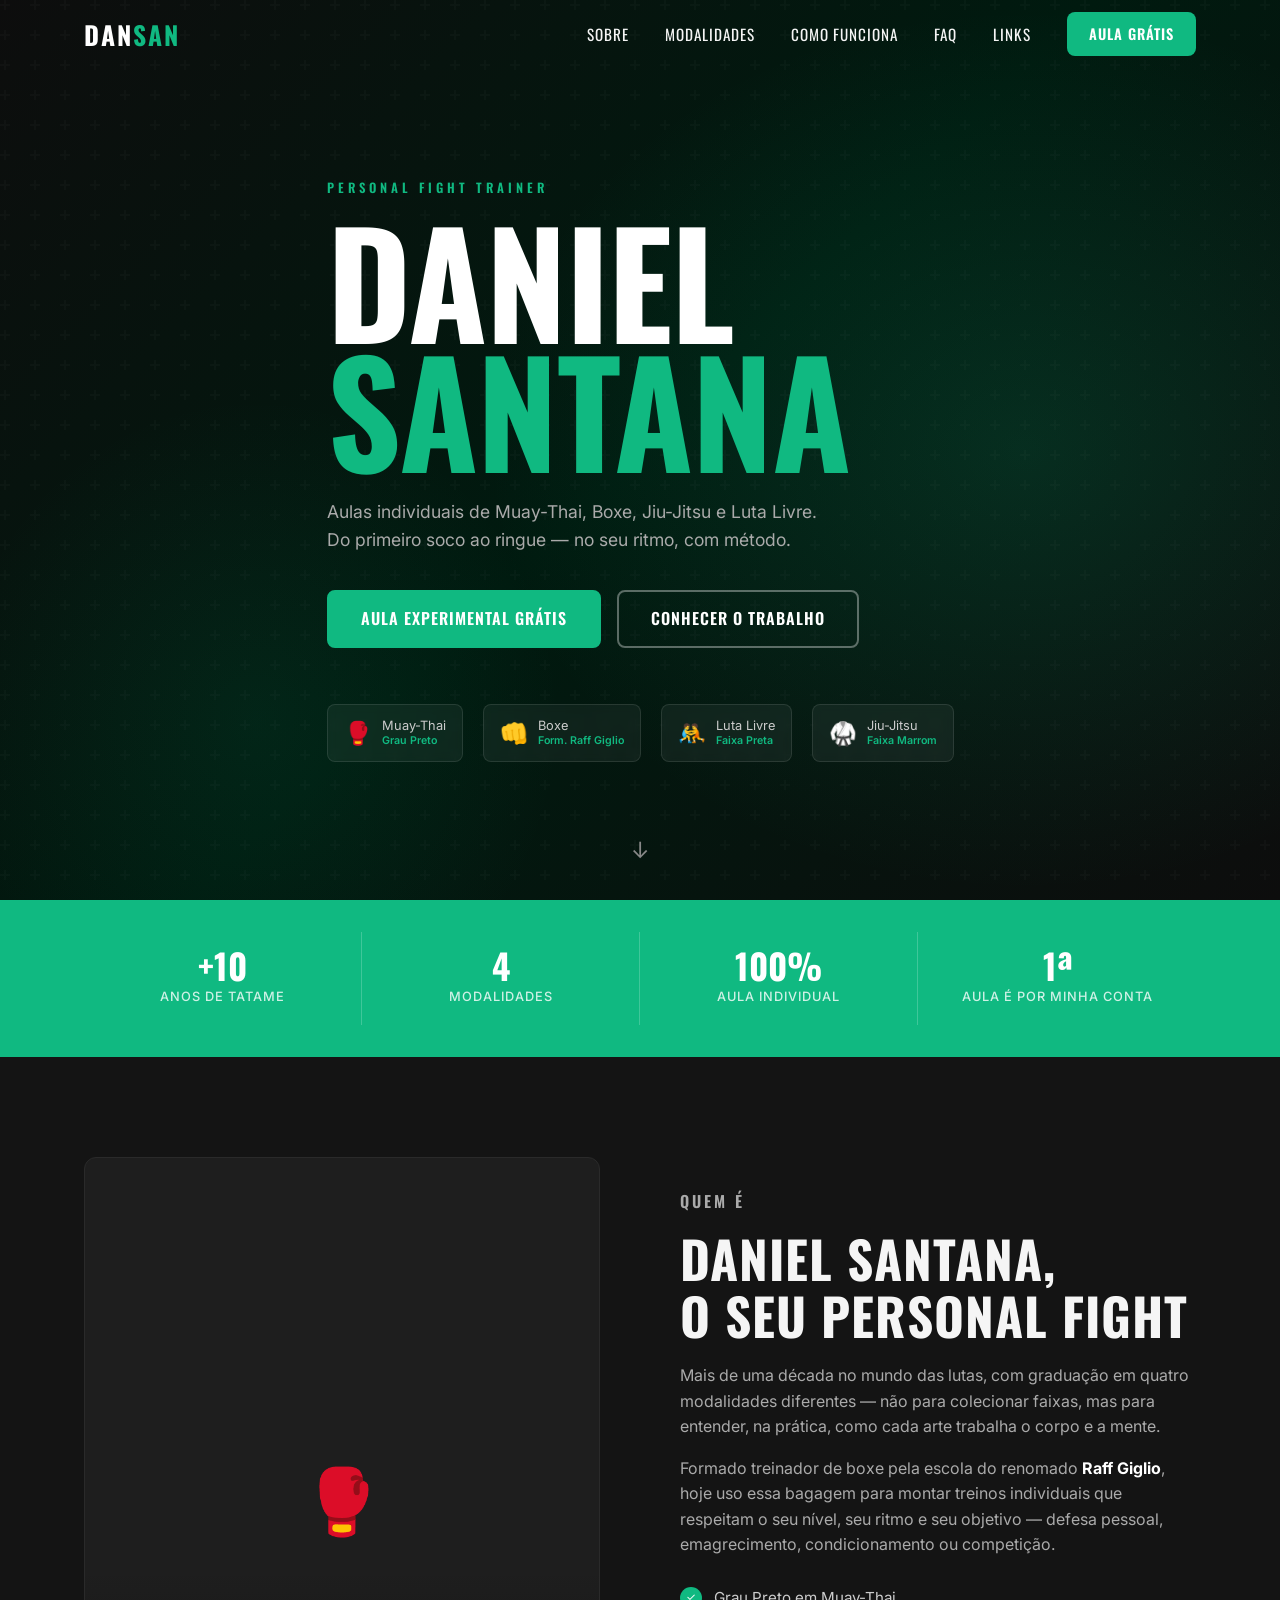
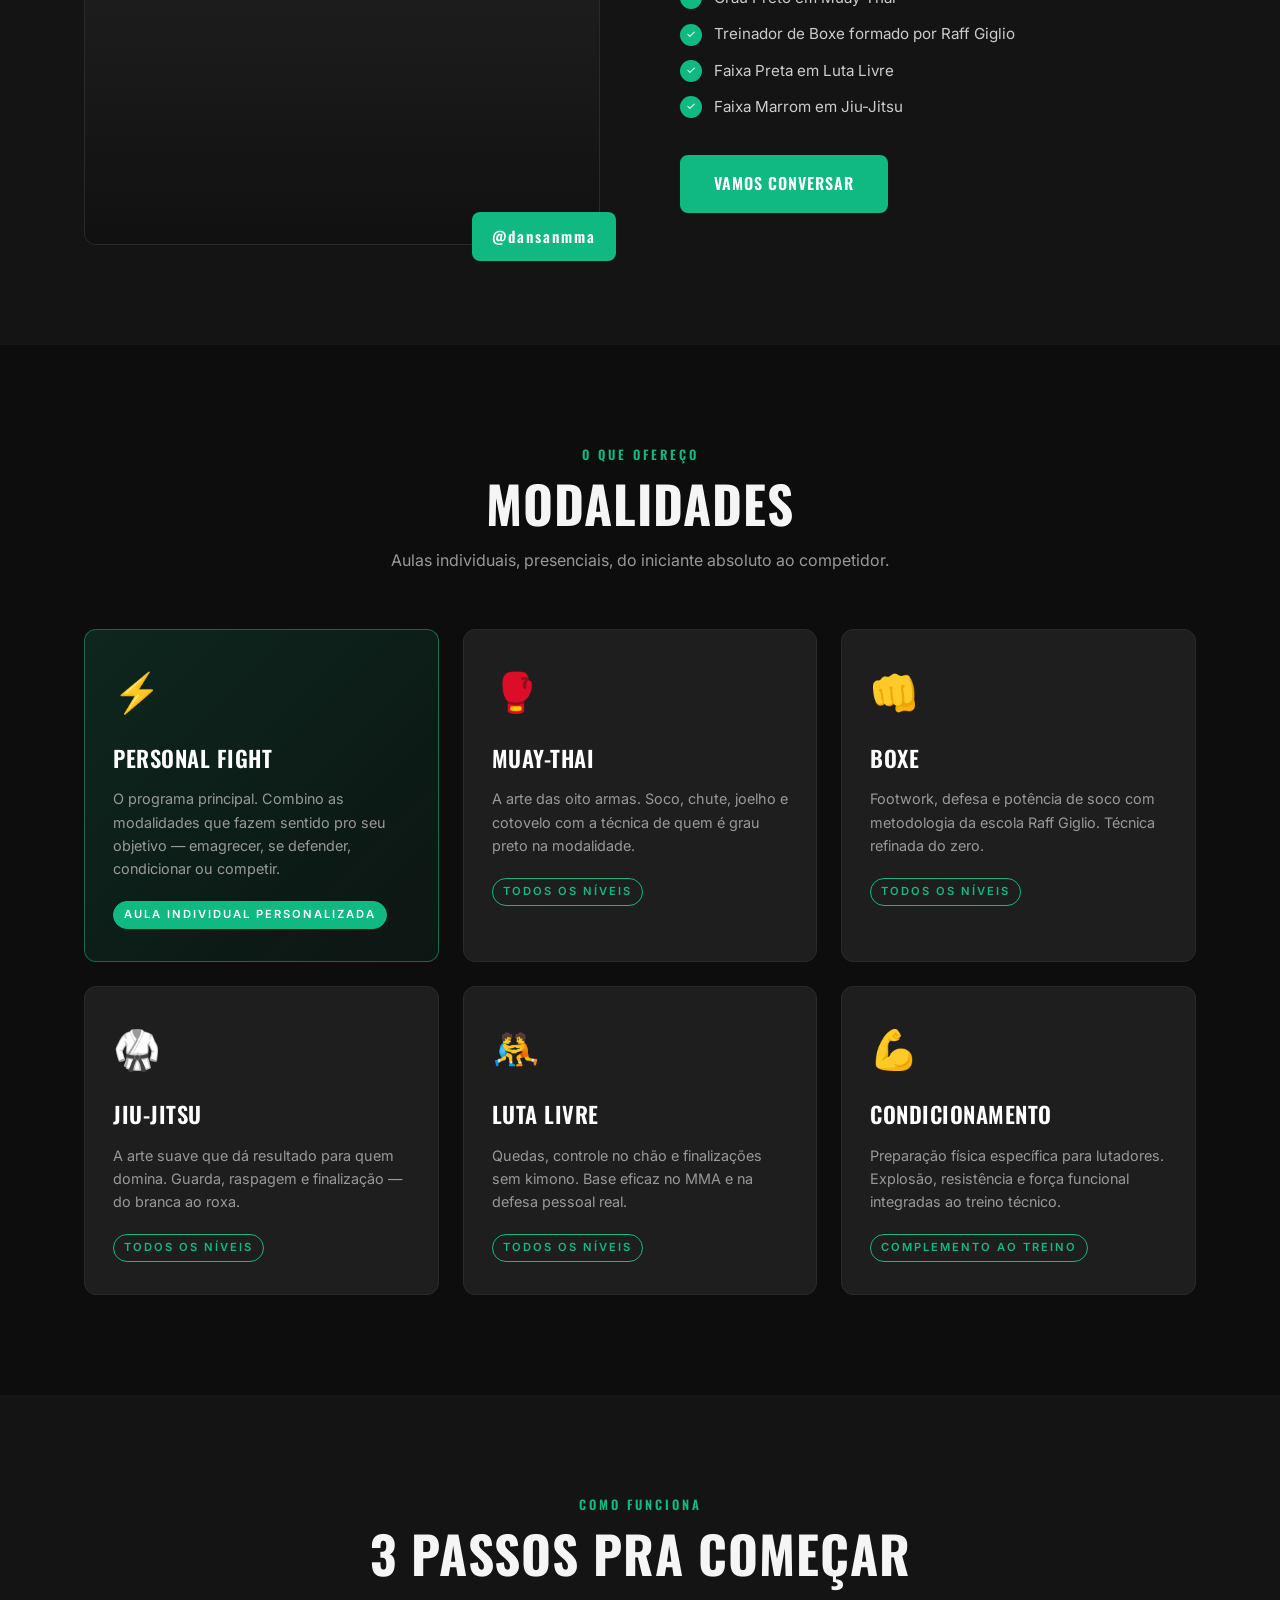
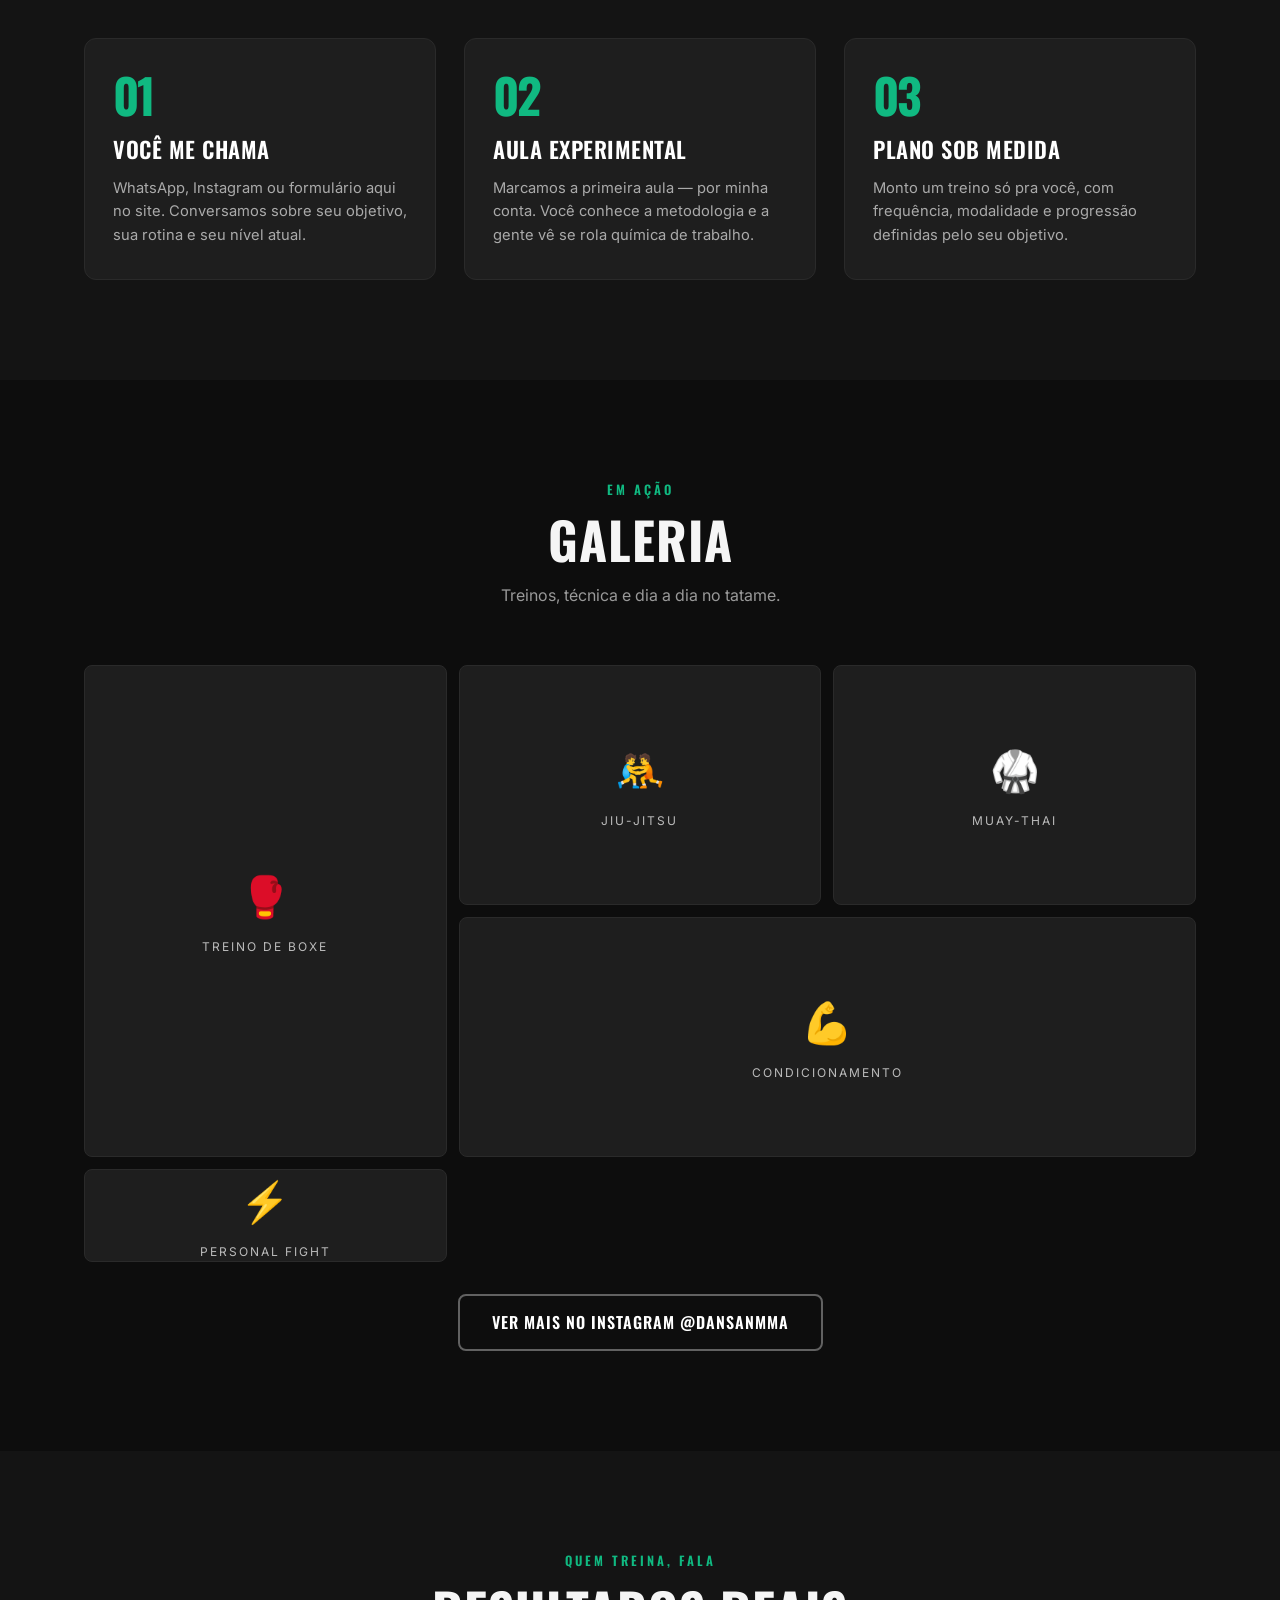
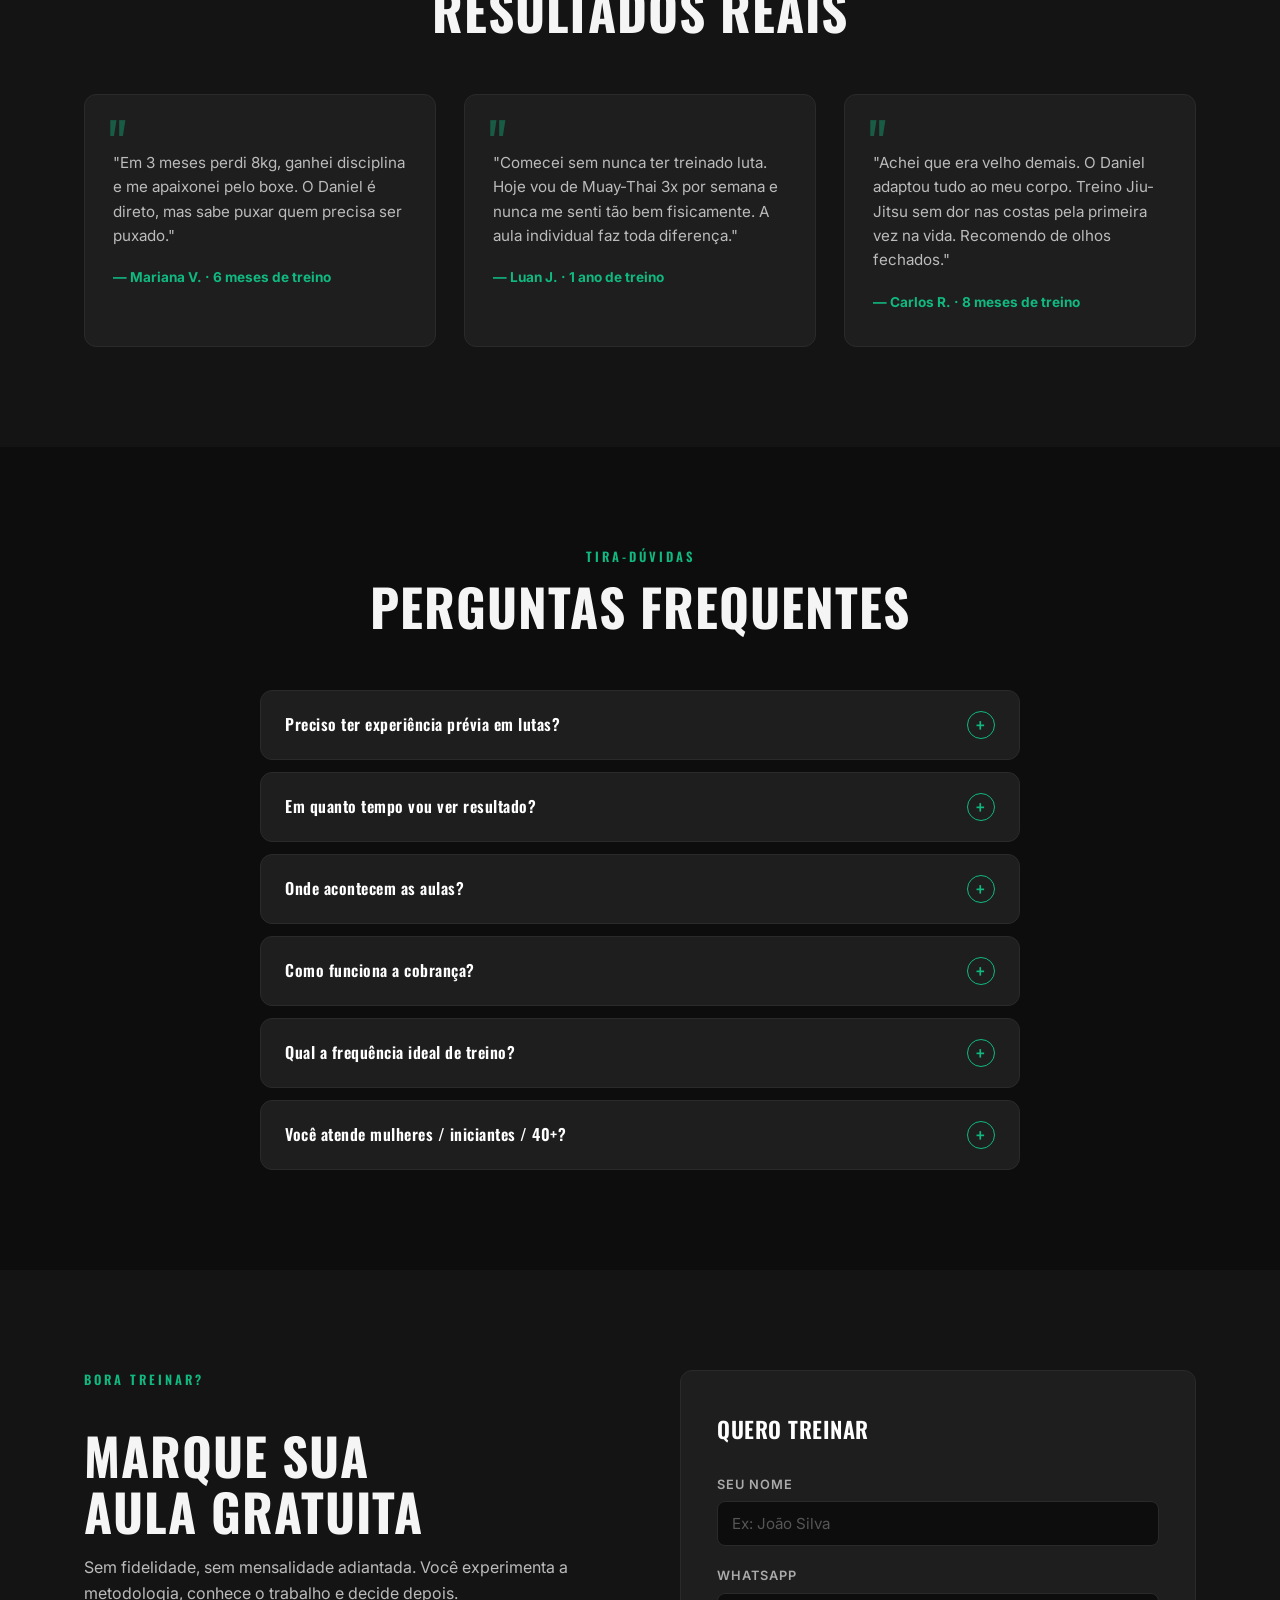
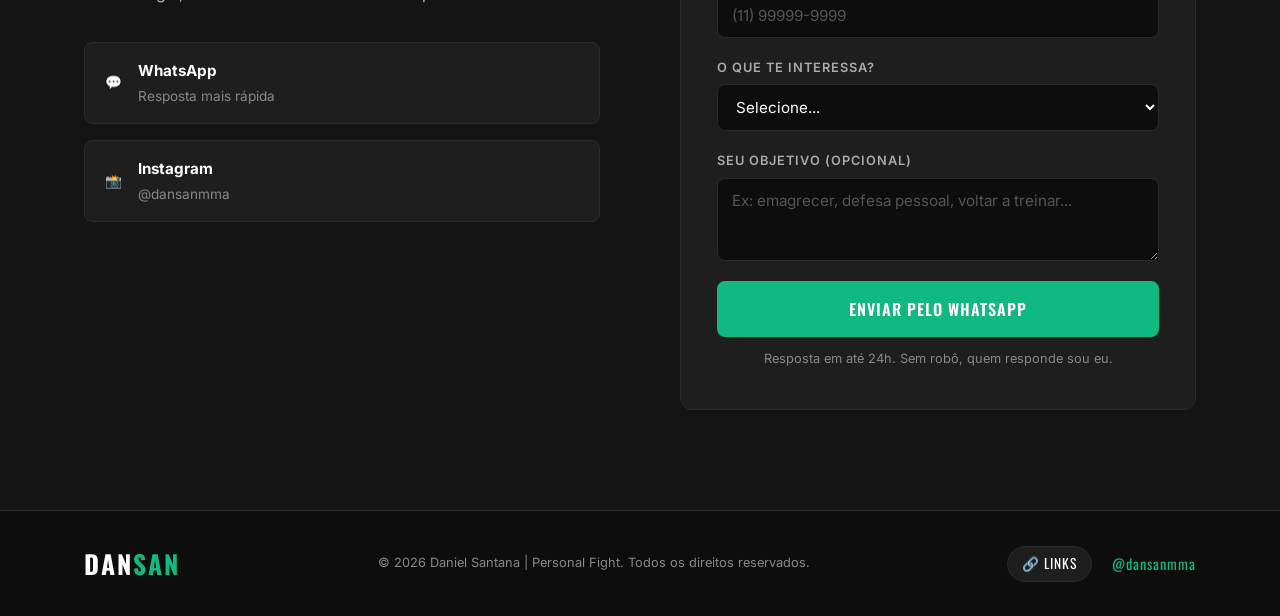
<file: index.html>
<!DOCTYPE html>
<html lang="pt-BR">
<head>
  <meta charset="UTF-8" />
  <meta name="viewport" content="width=device-width, initial-scale=1.0" />
  <title>Daniel Santana | Personal Fight</title>
  <meta name="description" content="Personal trainer especializado em Muay-Thai, Boxe, Jiu-Jitsu e Luta Livre. Aulas individuais para iniciantes e competidores. Primeira aula grátis." />
  <link rel="preconnect" href="https://fonts.googleapis.com" />
  <link rel="preconnect" href="https://fonts.gstatic.com" crossorigin />
  <link href="https://fonts.googleapis.com/css2?family=Oswald:wght@400;600;700&family=Inter:wght@300;400;500;600&display=swap" rel="stylesheet" />
  <link rel="stylesheet" href="style.css" />
</head>
<body>

  <!-- NAV -->
  <header class="navbar" id="navbar">
    <div class="container nav-inner">
      <a href="#hero" class="logo">DAN<span>SAN</span></a>
      <nav class="nav-links">
        <a href="#sobre">Sobre</a>
        <a href="#modalidades">Modalidades</a>
        <a href="#processo">Como funciona</a>
        <a href="#faq">FAQ</a>
        <a href="links.html">Links</a>
        <a href="#contato" class="btn-nav">Aula grátis</a>
      </nav>
      <button class="hamburger" id="hamburger" aria-label="Menu">
        <span></span><span></span><span></span>
      </button>
    </div>
    <div class="mobile-menu" id="mobileMenu">
      <a href="#sobre">Sobre</a>
      <a href="#modalidades">Modalidades</a>
      <a href="#processo">Como funciona</a>
      <a href="#galeria">Galeria</a>
      <a href="#faq">FAQ</a>
      <a href="links.html">Links</a>
      <a href="#contato">Aula grátis</a>
    </div>
  </header>

  <!-- HERO -->
  <section class="hero" id="hero">
    <div class="hero-overlay"></div>
    <div class="container hero-content">
      <p class="hero-tag">Personal Fight Trainer</p>
      <h1 class="hero-title">Daniel<br /><span>Santana</span></h1>
      <p class="hero-sub">Aulas individuais de Muay-Thai, Boxe, Jiu-Jitsu e Luta Livre.<br />Do primeiro soco ao ringue — no seu ritmo, com método.</p>
      <div class="hero-cta">
        <a href="#contato" class="btn-primary">Aula experimental grátis</a>
        <a href="#modalidades" class="btn-ghost">Conhecer o trabalho</a>
      </div>
      <div class="hero-badges">
        <div class="badge">
          <span class="badge-icon">🥊</span>
          <span>Muay-Thai<br /><small>Grau Preto</small></span>
        </div>
        <div class="badge">
          <span class="badge-icon">👊</span>
          <span>Boxe<br /><small>Form. Raff Giglio</small></span>
        </div>
        <div class="badge">
          <span class="badge-icon">🤼</span>
          <span>Luta Livre<br /><small>Faixa Preta</small></span>
        </div>
        <div class="badge">
          <span class="badge-icon">🥋</span>
          <span>Jiu-Jitsu<br /><small>Faixa Marrom</small></span>
        </div>
      </div>
    </div>
    <div class="hero-scroll">
      <span>↓</span>
    </div>
  </section>

  <!-- STATS -->
  <section class="stats">
    <div class="container stats-grid">
      <div class="stat">
        <strong>+10</strong>
        <span>Anos de tatame</span>
      </div>
      <div class="stat">
        <strong>4</strong>
        <span>Modalidades</span>
      </div>
      <div class="stat">
        <strong>100%</strong>
        <span>Aula individual</span>
      </div>
      <div class="stat">
        <strong>1ª</strong>
        <span>Aula é por minha conta</span>
      </div>
    </div>
  </section>

  <!-- SOBRE -->
  <section class="sobre" id="sobre">
    <div class="container sobre-inner">
      <div class="sobre-img">
        <div class="img-frame">
          <div class="img-placeholder">
            <span>🥊</span>
          </div>
        </div>
        <div class="sobre-tag">@dansanmma</div>
      </div>
      <div class="sobre-text">
        <p class="section-label">Quem é</p>
        <h2>Daniel Santana,<br />o seu personal fight</h2>
        <p>Mais de uma década no mundo das lutas, com graduação em quatro modalidades diferentes — não para colecionar faixas, mas para entender, na prática, como cada arte trabalha o corpo e a mente.</p>
        <p>Formado treinador de boxe pela escola do renomado <strong>Raff Giglio</strong>, hoje uso essa bagagem para montar treinos individuais que respeitam o seu nível, seu ritmo e seu objetivo — defesa pessoal, emagrecimento, condicionamento ou competição.</p>
        <ul class="credenciais">
          <li><span class="check">✓</span> Grau Preto em Muay-Thai</li>
          <li><span class="check">✓</span> Treinador de Boxe formado por Raff Giglio</li>
          <li><span class="check">✓</span> Faixa Preta em Luta Livre</li>
          <li><span class="check">✓</span> Faixa Marrom em Jiu-Jitsu</li>
        </ul>
        <a href="#contato" class="btn-primary">Vamos conversar</a>
      </div>
    </div>
  </section>

  <!-- MODALIDADES -->
  <section class="modalidades" id="modalidades">
    <div class="container">
      <div class="section-header">
        <p class="section-label">O que ofereço</p>
        <h2>Modalidades</h2>
        <p class="section-sub">Aulas individuais, presenciais, do iniciante absoluto ao competidor.</p>
      </div>
      <div class="cards-grid">

        <div class="card card-destaque">
          <div class="card-icon">⚡</div>
          <h3>Personal Fight</h3>
          <p>O programa principal. Combino as modalidades que fazem sentido pro seu objetivo — emagrecer, se defender, condicionar ou competir.</p>
          <span class="card-nivel">Aula individual personalizada</span>
        </div>

        <div class="card">
          <div class="card-icon">🥊</div>
          <h3>Muay-Thai</h3>
          <p>A arte das oito armas. Soco, chute, joelho e cotovelo com a técnica de quem é grau preto na modalidade.</p>
          <span class="card-nivel">Todos os níveis</span>
        </div>

        <div class="card">
          <div class="card-icon">👊</div>
          <h3>Boxe</h3>
          <p>Footwork, defesa e potência de soco com metodologia da escola Raff Giglio. Técnica refinada do zero.</p>
          <span class="card-nivel">Todos os níveis</span>
        </div>

        <div class="card">
          <div class="card-icon">🥋</div>
          <h3>Jiu-Jitsu</h3>
          <p>A arte suave que dá resultado para quem domina. Guarda, raspagem e finalização — do branca ao roxa.</p>
          <span class="card-nivel">Todos os níveis</span>
        </div>

        <div class="card">
          <div class="card-icon">🤼</div>
          <h3>Luta Livre</h3>
          <p>Quedas, controle no chão e finalizações sem kimono. Base eficaz no MMA e na defesa pessoal real.</p>
          <span class="card-nivel">Todos os níveis</span>
        </div>

        <div class="card">
          <div class="card-icon">💪</div>
          <h3>Condicionamento</h3>
          <p>Preparação física específica para lutadores. Explosão, resistência e força funcional integradas ao treino técnico.</p>
          <span class="card-nivel">Complemento ao treino</span>
        </div>

      </div>
    </div>
  </section>

  <!-- COMO FUNCIONA -->
  <section class="processo" id="processo">
    <div class="container">
      <div class="section-header">
        <p class="section-label">Como funciona</p>
        <h2>3 passos pra começar</h2>
      </div>
      <div class="steps-grid">
        <div class="step">
          <div class="step-num">01</div>
          <h3>Você me chama</h3>
          <p>WhatsApp, Instagram ou formulário aqui no site. Conversamos sobre seu objetivo, sua rotina e seu nível atual.</p>
        </div>
        <div class="step">
          <div class="step-num">02</div>
          <h3>Aula experimental</h3>
          <p>Marcamos a primeira aula — por minha conta. Você conhece a metodologia e a gente vê se rola química de trabalho.</p>
        </div>
        <div class="step">
          <div class="step-num">03</div>
          <h3>Plano sob medida</h3>
          <p>Monto um treino só pra você, com frequência, modalidade e progressão definidas pelo seu objetivo.</p>
        </div>
      </div>
    </div>
  </section>

  <!-- GALERIA -->
  <section class="galeria" id="galeria">
    <div class="container">
      <div class="section-header">
        <p class="section-label">Em ação</p>
        <h2>Galeria</h2>
        <p class="section-sub">Treinos, técnica e dia a dia no tatame.</p>
      </div>
      <div class="galeria-grid">
        <div class="gal-item gal-tall">
          <div class="gal-placeholder"><span>🥊</span><p>Treino de Boxe</p></div>
        </div>
        <div class="gal-item">
          <div class="gal-placeholder"><span>🤼</span><p>Jiu-Jitsu</p></div>
        </div>
        <div class="gal-item">
          <div class="gal-placeholder"><span>🥋</span><p>Muay-Thai</p></div>
        </div>
        <div class="gal-item gal-wide">
          <div class="gal-placeholder"><span>💪</span><p>Condicionamento</p></div>
        </div>
        <div class="gal-item">
          <div class="gal-placeholder"><span>⚡</span><p>Personal Fight</p></div>
        </div>
      </div>
      <div class="galeria-cta">
        <a href="https://www.instagram.com/dansanmma" target="_blank" rel="noopener" class="btn-ghost">
          Ver mais no Instagram @dansanmma
        </a>
      </div>
    </div>
  </section>

  <!-- DEPOIMENTOS -->
  <section class="depoimentos">
    <div class="container">
      <div class="section-header">
        <p class="section-label">Quem treina, fala</p>
        <h2>Resultados reais</h2>
      </div>
      <div class="dep-grid">
        <div class="dep-card">
          <p>"Em 3 meses perdi 8kg, ganhei disciplina e me apaixonei pelo boxe. O Daniel é direto, mas sabe puxar quem precisa ser puxado."</p>
          <strong>— Mariana V. · 6 meses de treino</strong>
        </div>
        <div class="dep-card">
          <p>"Comecei sem nunca ter treinado luta. Hoje vou de Muay-Thai 3x por semana e nunca me senti tão bem fisicamente. A aula individual faz toda diferença."</p>
          <strong>— Luan J. · 1 ano de treino</strong>
        </div>
        <div class="dep-card">
          <p>"Achei que era velho demais. O Daniel adaptou tudo ao meu corpo. Treino Jiu-Jitsu sem dor nas costas pela primeira vez na vida. Recomendo de olhos fechados."</p>
          <strong>— Carlos R. · 8 meses de treino</strong>
        </div>
      </div>
    </div>
  </section>

  <!-- FAQ -->
  <section class="faq" id="faq">
    <div class="container faq-inner">
      <div class="section-header">
        <p class="section-label">Tira-dúvidas</p>
        <h2>Perguntas frequentes</h2>
      </div>
      <div class="faq-list">
        <details class="faq-item">
          <summary>
            Preciso ter experiência prévia em lutas?
            <span class="faq-icon">+</span>
          </summary>
          <p>Não. A maioria dos meus alunos nunca tinha treinado luta antes. Cada aula é montada de acordo com o seu nível atual — começamos pelo básico e evoluímos no seu ritmo.</p>
        </details>
        <details class="faq-item">
          <summary>
            Em quanto tempo vou ver resultado?
            <span class="faq-icon">+</span>
          </summary>
          <p>Condicionamento e disposição você sente já nas primeiras 2 a 3 semanas. Mudança corporal visível e domínio técnico aparecem a partir do 2º mês com constância (2 a 3 treinos por semana).</p>
        </details>
        <details class="faq-item">
          <summary>
            Onde acontecem as aulas?
            <span class="faq-icon">+</span>
          </summary>
          <p>Atendo em academia parceira e também em aulas particulares em domicílio ou em condomínio (sob consulta). Combinamos o local depois da primeira conversa.</p>
        </details>
        <details class="faq-item">
          <summary>
            Como funciona a cobrança?
            <span class="faq-icon">+</span>
          </summary>
          <p>Trabalho com mensalidade ou pacote de aulas avulsas, sem fidelidade. A primeira aula é por minha conta — você experimenta antes de decidir.</p>
        </details>
        <details class="faq-item">
          <summary>
            Qual a frequência ideal de treino?
            <span class="faq-icon">+</span>
          </summary>
          <p>2 a 3 vezes por semana é o ponto certo para evoluir sem sobrecarregar. Atletas em preparação para competição chegam a treinar 5x.</p>
        </details>
        <details class="faq-item">
          <summary>
            Você atende mulheres / iniciantes / 40+?
            <span class="faq-icon">+</span>
          </summary>
          <p>Atendo todos os perfis. Já tive aluna grávida, aluno com 60 anos e iniciante absoluto — o que importa é adaptar o treino à pessoa, não a pessoa ao treino.</p>
        </details>
      </div>
    </div>
  </section>

  <!-- CONTATO -->
  <section class="contato" id="contato">
    <div class="container contato-inner">
      <div class="contato-text">
        <p class="section-label">Bora treinar?</p>
        <h2>Marque sua<br />aula gratuita</h2>
        <p>Sem fidelidade, sem mensalidade adiantada. Você experimenta a metodologia, conhece o trabalho e decide depois.</p>
        <div class="contato-links">
          <a href="https://wa.me/55" target="_blank" rel="noopener" class="contato-link">
            <span class="cl-icon">💬</span>
            <div>
              <strong>WhatsApp</strong>
              <span>Resposta mais rápida</span>
            </div>
          </a>
          <a href="https://www.instagram.com/dansanmma" target="_blank" rel="noopener" class="contato-link">
            <span class="cl-icon">📸</span>
            <div>
              <strong>Instagram</strong>
              <span>@dansanmma</span>
            </div>
          </a>
        </div>
      </div>
      <form class="contato-form" id="contactForm">
        <h3>Quero treinar</h3>
        <div class="form-group">
          <label for="nome">Seu nome</label>
          <input type="text" id="nome" name="nome" placeholder="Ex: João Silva" required />
        </div>
        <div class="form-group">
          <label for="telefone">WhatsApp</label>
          <input type="tel" id="telefone" name="telefone" placeholder="(11) 99999-9999" required />
        </div>
        <div class="form-group">
          <label for="modalidade">O que te interessa?</label>
          <select id="modalidade" name="modalidade">
            <option value="">Selecione...</option>
            <option value="personal">Personal Fight (combinado)</option>
            <option value="muay-thai">Muay-Thai</option>
            <option value="boxe">Boxe</option>
            <option value="jiu-jitsu">Jiu-Jitsu</option>
            <option value="luta-livre">Luta Livre</option>
            <option value="condicionamento">Condicionamento</option>
            <option value="indeciso">Ainda não sei — me ajuda a decidir</option>
          </select>
        </div>
        <div class="form-group">
          <label for="mensagem">Seu objetivo (opcional)</label>
          <textarea id="mensagem" name="mensagem" rows="3" placeholder="Ex: emagrecer, defesa pessoal, voltar a treinar..."></textarea>
        </div>
        <button type="submit" class="btn-primary btn-full">Enviar pelo WhatsApp</button>
        <p class="form-note">Resposta em até 24h. Sem robô, quem responde sou eu.</p>
      </form>
    </div>
  </section>

  <!-- FOOTER -->
  <footer class="footer">
    <div class="container footer-inner">
      <a href="#hero" class="logo">DAN<span>SAN</span></a>
      <p>© 2026 Daniel Santana | Personal Fight. Todos os direitos reservados.</p>
      <div class="footer-right">
        <a href="links.html" class="footer-links-btn">🔗 Links</a>
        <a href="https://www.instagram.com/dansanmma" target="_blank" rel="noopener" class="footer-ig">@dansanmma</a>
      </div>
    </div>
  </footer>

  <script src="script.js"></script>
</body>
</html>
</file>
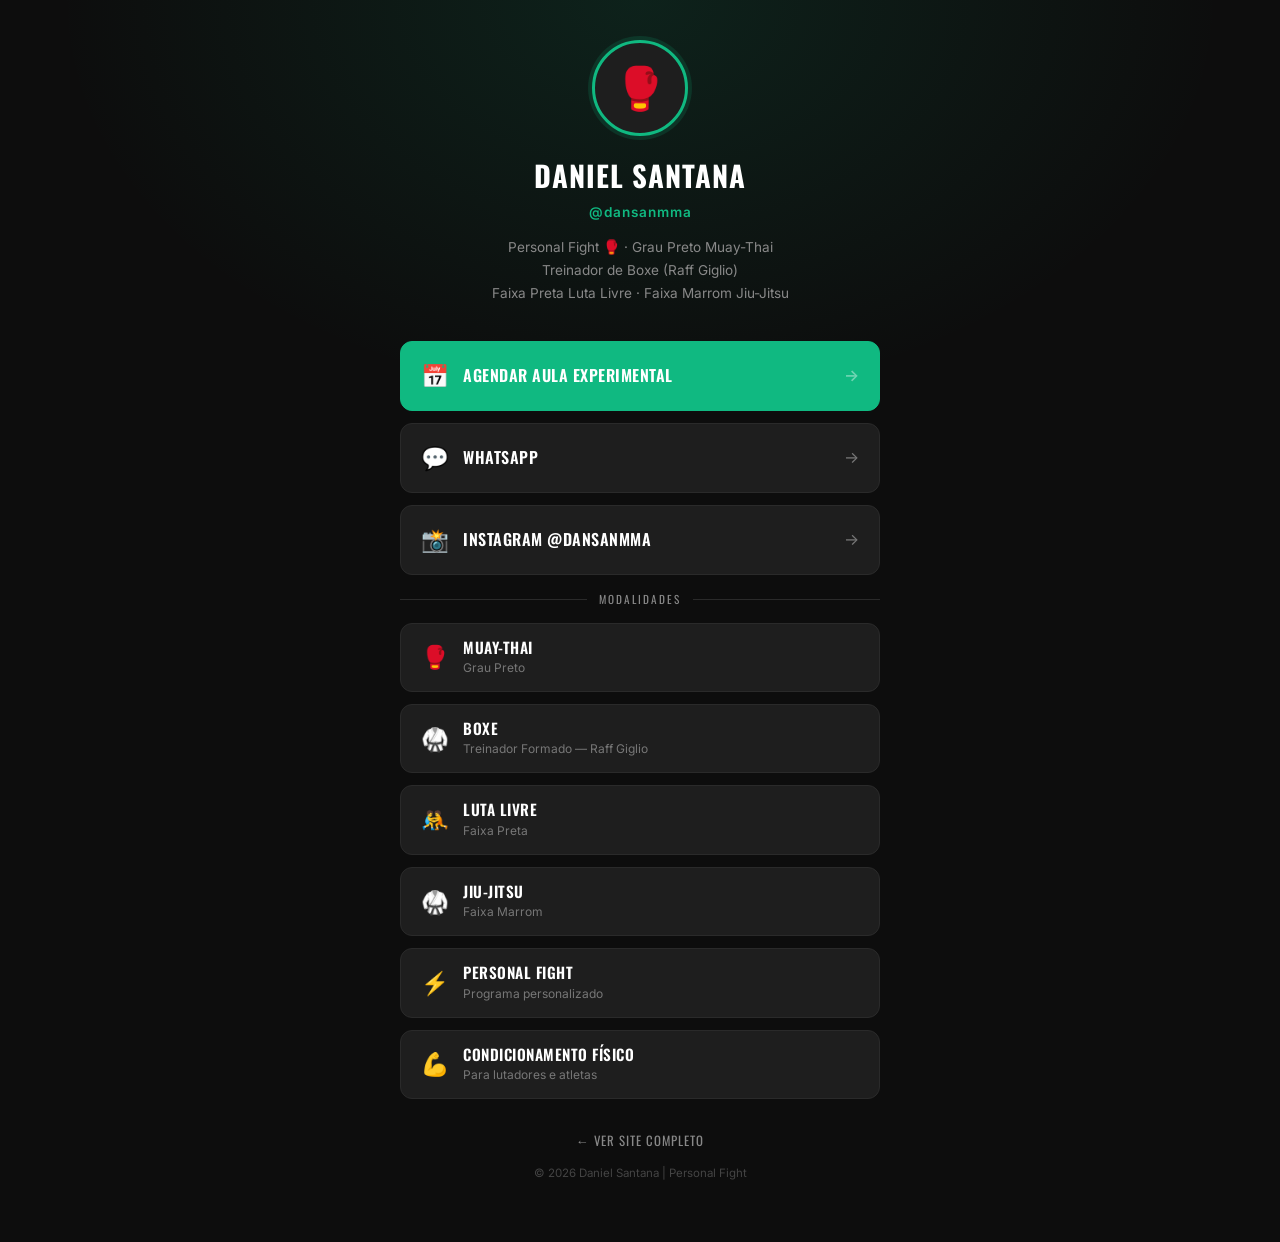
<file: links.html>
<!DOCTYPE html>
<html lang="pt-BR">
<head>
  <meta charset="UTF-8" />
  <meta name="viewport" content="width=device-width, initial-scale=1.0" />
  <title>Daniel Santana | Links</title>
  <link rel="preconnect" href="https://fonts.googleapis.com" />
  <link rel="preconnect" href="https://fonts.gstatic.com" crossorigin />
  <link href="https://fonts.googleapis.com/css2?family=Oswald:wght@400;600;700&family=Inter:wght@300;400;500;600&display=swap" rel="stylesheet" />
  <link rel="stylesheet" href="style.css" />
  <link rel="stylesheet" href="links.css" />
</head>
<body class="links-page">

  <div class="lk-wrap">

    <!-- PROFILE -->
    <div class="lk-profile">
      <div class="lk-avatar">
        <span>🥊</span>
      </div>
      <h1 class="lk-name">Daniel Santana</h1>
      <p class="lk-handle">@dansanmma</p>
      <p class="lk-bio">
        Personal Fight 🥊 · Grau Preto Muay-Thai<br />
        Treinador de Boxe (Raff Giglio)<br />
        Faixa Preta Luta Livre · Faixa Marrom Jiu-Jitsu
      </p>
    </div>

    <!-- LINKS -->
    <div class="lk-links">

      <a href="index.html#contato" class="lk-btn lk-btn--cta">
        <span class="lk-btn-icon">📅</span>
        <span class="lk-btn-label">Agendar aula experimental</span>
        <span class="lk-btn-arrow">→</span>
      </a>

      <a href="https://wa.me/55" target="_blank" rel="noopener" class="lk-btn">
        <span class="lk-btn-icon">💬</span>
        <span class="lk-btn-label">WhatsApp</span>
        <span class="lk-btn-arrow">→</span>
      </a>

      <a href="https://www.instagram.com/dansanmma" target="_blank" rel="noopener" class="lk-btn">
        <span class="lk-btn-icon">📸</span>
        <span class="lk-btn-label">Instagram @dansanmma</span>
        <span class="lk-btn-arrow">→</span>
      </a>

      <div class="lk-divider">
        <span>Modalidades</span>
      </div>

      <a href="index.html#modalidades" class="lk-btn lk-btn--mod">
        <span class="lk-btn-icon">🥊</span>
        <div class="lk-btn-info">
          <span class="lk-btn-label">Muay-Thai</span>
          <span class="lk-btn-sub">Grau Preto</span>
        </div>
      </a>

      <a href="index.html#modalidades" class="lk-btn lk-btn--mod">
        <span class="lk-btn-icon">🥋</span>
        <div class="lk-btn-info">
          <span class="lk-btn-label">Boxe</span>
          <span class="lk-btn-sub">Treinador Formado — Raff Giglio</span>
        </div>
      </a>

      <a href="index.html#modalidades" class="lk-btn lk-btn--mod">
        <span class="lk-btn-icon">🤼</span>
        <div class="lk-btn-info">
          <span class="lk-btn-label">Luta Livre</span>
          <span class="lk-btn-sub">Faixa Preta</span>
        </div>
      </a>

      <a href="index.html#modalidades" class="lk-btn lk-btn--mod">
        <span class="lk-btn-icon">🥋</span>
        <div class="lk-btn-info">
          <span class="lk-btn-label">Jiu-Jitsu</span>
          <span class="lk-btn-sub">Faixa Marrom</span>
        </div>
      </a>

      <a href="index.html#modalidades" class="lk-btn lk-btn--mod">
        <span class="lk-btn-icon">⚡</span>
        <div class="lk-btn-info">
          <span class="lk-btn-label">Personal Fight</span>
          <span class="lk-btn-sub">Programa personalizado</span>
        </div>
      </a>

      <a href="index.html#modalidades" class="lk-btn lk-btn--mod">
        <span class="lk-btn-icon">💪</span>
        <div class="lk-btn-info">
          <span class="lk-btn-label">Condicionamento Físico</span>
          <span class="lk-btn-sub">Para lutadores e atletas</span>
        </div>
      </a>

    </div>

    <!-- BACK -->
    <a href="index.html" class="lk-back">← Ver site completo</a>

    <p class="lk-copy">© 2026 Daniel Santana | Personal Fight</p>

  </div>

</body>
</html>
</file>
<file: style.css>
/* ===== RESET & BASE ===== */
*, *::before, *::after { box-sizing: border-box; margin: 0; padding: 0; }

:root {
  --red:    #10b981;
  --red-dk: #059669;
  --dark:   #0d0d0d;
  --dark2:  #141414;
  --dark3:  #1e1e1e;
  --gray:   #2a2a2a;
  --light:  #f5f5f5;
  --muted:  #888;
  --white:  #ffffff;
  --font-head: 'Oswald', sans-serif;
  --font-body: 'Inter', sans-serif;
  --radius: 8px;
  --transition: 0.25s ease;
}

html { scroll-behavior: smooth; }

body {
  font-family: var(--font-body);
  background: var(--dark);
  color: var(--light);
  line-height: 1.6;
  overflow-x: hidden;
}

.container {
  max-width: 1160px;
  margin: 0 auto;
  padding: 0 24px;
}

h2 {
  font-family: var(--font-head);
  font-size: clamp(2rem, 5vw, 3.2rem);
  font-weight: 700;
  line-height: 1.1;
  text-transform: uppercase;
  letter-spacing: 1px;
}

h3 {
  font-family: var(--font-head);
  font-size: 1.4rem;
  font-weight: 600;
  text-transform: uppercase;
  letter-spacing: 0.5px;
}

p { color: #bbb; }

a { text-decoration: none; color: inherit; }

img { max-width: 100%; display: block; }

/* ===== BUTTONS ===== */
.btn-primary {
  display: inline-block;
  background: var(--red);
  color: var(--white);
  font-family: var(--font-head);
  font-size: 1rem;
  font-weight: 600;
  letter-spacing: 1px;
  text-transform: uppercase;
  padding: 14px 32px;
  border-radius: var(--radius);
  border: 2px solid var(--red);
  cursor: pointer;
  transition: background var(--transition), transform var(--transition);
}
.btn-primary:hover { background: var(--red-dk); border-color: var(--red-dk); transform: translateY(-2px); }

.btn-ghost {
  display: inline-block;
  background: transparent;
  color: var(--white);
  font-family: var(--font-head);
  font-size: 1rem;
  font-weight: 600;
  letter-spacing: 1px;
  text-transform: uppercase;
  padding: 14px 32px;
  border-radius: var(--radius);
  border: 2px solid rgba(255,255,255,0.35);
  cursor: pointer;
  transition: border-color var(--transition), background var(--transition), transform var(--transition);
}
.btn-ghost:hover { border-color: var(--white); background: rgba(255,255,255,0.07); transform: translateY(-2px); }

.btn-full { width: 100%; text-align: center; }

.btn-nav {
  font-family: var(--font-head);
  font-size: 0.9rem;
  font-weight: 600;
  letter-spacing: 1px;
  text-transform: uppercase;
  background: var(--red);
  color: var(--white);
  padding: 10px 22px;
  border-radius: var(--radius);
  transition: background var(--transition);
}
.btn-nav:hover { background: var(--red-dk); }

.section-label {
  font-family: var(--font-head);
  font-size: 0.8rem;
  font-weight: 600;
  letter-spacing: 3px;
  text-transform: uppercase;
  color: var(--red);
  margin-bottom: 10px;
}

.section-header { text-align: center; margin-bottom: 56px; }
.section-header h2 { margin-top: 6px; }
.section-sub {
  max-width: 540px;
  margin: 16px auto 0;
  font-size: 1rem;
  color: #999;
}

/* ===== NAVBAR ===== */
.navbar {
  position: fixed;
  top: 0; left: 0; right: 0;
  z-index: 100;
  background: transparent;
  transition: background var(--transition), box-shadow var(--transition);
}
.navbar.scrolled {
  background: rgba(13,13,13,0.97);
  box-shadow: 0 2px 20px rgba(0,0,0,0.5);
}

.nav-inner {
  display: flex;
  align-items: center;
  justify-content: space-between;
  height: 68px;
}

.logo {
  font-family: var(--font-head);
  font-size: 1.6rem;
  font-weight: 700;
  letter-spacing: 2px;
  text-transform: uppercase;
  color: var(--white);
}
.logo span { color: var(--red); }

.nav-links {
  display: flex;
  align-items: center;
  gap: 36px;
}
.nav-links a:not(.btn-nav) {
  font-family: var(--font-head);
  font-size: 0.95rem;
  font-weight: 400;
  letter-spacing: 1px;
  text-transform: uppercase;
  color: var(--light);
  transition: color var(--transition);
}
.nav-links a:not(.btn-nav):hover { color: var(--red); }

.hamburger {
  display: none;
  flex-direction: column;
  gap: 5px;
  background: none;
  border: none;
  cursor: pointer;
  padding: 4px;
}
.hamburger span {
  display: block;
  width: 24px;
  height: 2px;
  background: var(--white);
  border-radius: 2px;
  transition: var(--transition);
}

.mobile-menu {
  display: none;
  flex-direction: column;
  padding: 16px 24px 20px;
  background: rgba(13,13,13,0.97);
  border-top: 1px solid var(--gray);
  gap: 16px;
}
.mobile-menu a {
  font-family: var(--font-head);
  font-size: 1.1rem;
  text-transform: uppercase;
  letter-spacing: 1px;
  color: var(--light);
  padding: 4px 0;
}
.mobile-menu.open { display: flex; }

/* ===== HERO ===== */
.hero {
  position: relative;
  min-height: 100vh;
  display: flex;
  align-items: center;
  background: linear-gradient(135deg, #0d0d0d 0%, #001a0f 50%, #0d0d0d 100%);
  overflow: hidden;
}

.hero::before {
  content: '';
  position: absolute;
  inset: 0;
  background:
    radial-gradient(ellipse 60% 70% at 80% 50%, rgba(16,185,129,0.15) 0%, transparent 70%),
    radial-gradient(ellipse 40% 60% at 20% 80%, rgba(16,185,129,0.08) 0%, transparent 60%);
  pointer-events: none;
}

.hero-overlay {
  position: absolute;
  inset: 0;
  background: url("data:image/svg+xml,%3Csvg width='60' height='60' viewBox='0 0 60 60' xmlns='http://www.w3.org/2000/svg'%3E%3Cg fill='none' fill-rule='evenodd'%3E%3Cg fill='%23ffffff' fill-opacity='0.02'%3E%3Cpath d='M36 34v-4h-2v4h-4v2h4v4h2v-4h4v-2h-4zm0-30V0h-2v4h-4v2h4v4h2V6h4V4h-4zM6 34v-4H4v4H0v2h4v4h2v-4h4v-2H6zM6 4V0H4v4H0v2h4v4h2V6h4V4H6z'/%3E%3C/g%3E%3C/g%3E%3C/svg%3E");
}

.hero-content {
  position: relative;
  z-index: 2;
  padding-top: 100px;
  padding-bottom: 60px;
}

.hero-tag {
  font-family: var(--font-head);
  font-size: 0.8rem;
  font-weight: 600;
  letter-spacing: 4px;
  text-transform: uppercase;
  color: var(--red);
  margin-bottom: 16px;
}

.hero-title {
  font-family: var(--font-head);
  font-size: clamp(4rem, 12vw, 9rem);
  font-weight: 700;
  line-height: 0.9;
  text-transform: uppercase;
  letter-spacing: -1px;
  color: var(--white);
  margin-bottom: 24px;
}
.hero-title span { color: var(--red); }

.hero-sub {
  font-size: 1.1rem;
  color: #aaa;
  max-width: 500px;
  margin-bottom: 36px;
}

.hero-cta {
  display: flex;
  gap: 16px;
  flex-wrap: wrap;
  margin-bottom: 56px;
}

.hero-badges {
  display: flex;
  gap: 20px;
  flex-wrap: wrap;
}

.badge {
  display: flex;
  align-items: center;
  gap: 10px;
  background: rgba(255,255,255,0.05);
  border: 1px solid rgba(255,255,255,0.1);
  border-radius: var(--radius);
  padding: 10px 16px;
  backdrop-filter: blur(4px);
}
.badge-icon { font-size: 1.4rem; }
.badge span:last-child { font-size: 0.8rem; line-height: 1.3; color: #ccc; }
.badge span:last-child small { display: block; color: var(--red); font-weight: 600; }

.hero-scroll {
  position: absolute;
  bottom: 32px;
  left: 50%;
  transform: translateX(-50%);
  animation: bounce 2s infinite;
  font-size: 1.4rem;
  color: var(--muted);
  z-index: 2;
}

@keyframes bounce {
  0%, 100% { transform: translateX(-50%) translateY(0); }
  50% { transform: translateX(-50%) translateY(8px); }
}

/* ===== STATS ===== */
.stats {
  background: var(--red);
  padding: 32px 0;
}

.stats-grid {
  display: grid;
  grid-template-columns: repeat(4, 1fr);
  gap: 0;
}

.stat {
  text-align: center;
  padding: 16px;
  border-right: 1px solid rgba(255,255,255,0.2);
}
.stat:last-child { border-right: none; }

.stat strong {
  display: block;
  font-family: var(--font-head);
  font-size: 2.2rem;
  font-weight: 700;
  color: var(--white);
  line-height: 1;
}
.stat span {
  font-size: 0.8rem;
  font-weight: 500;
  letter-spacing: 1px;
  text-transform: uppercase;
  color: rgba(255,255,255,0.8);
}

/* ===== SOBRE ===== */
.sobre {
  padding: 100px 0;
  background: var(--dark2);
}

.sobre-inner {
  display: grid;
  grid-template-columns: 1fr 1fr;
  gap: 80px;
  align-items: center;
}

.sobre-img { position: relative; }

.img-frame {
  aspect-ratio: 3/4;
  border-radius: 12px;
  overflow: hidden;
  background: var(--dark3);
  border: 1px solid var(--gray);
  position: relative;
}

.img-frame::after {
  content: '';
  position: absolute;
  inset: 0;
  background: linear-gradient(to bottom, transparent 60%, rgba(13,13,13,0.8));
}

.img-placeholder {
  width: 100%;
  height: 100%;
  display: flex;
  flex-direction: column;
  align-items: center;
  justify-content: center;
  gap: 12px;
  color: var(--muted);
}
.img-placeholder span { font-size: 4rem; }
.img-placeholder p { font-size: 0.9rem; letter-spacing: 2px; text-transform: uppercase; }

.sobre-tag {
  position: absolute;
  bottom: -16px;
  right: -16px;
  background: var(--red);
  color: var(--white);
  font-family: var(--font-head);
  font-size: 0.95rem;
  font-weight: 600;
  letter-spacing: 2px;
  padding: 12px 20px;
  border-radius: var(--radius);
}

.sobre-text h2 { margin-bottom: 20px; }

.sobre-text p {
  margin-bottom: 16px;
  font-size: 1rem;
  color: #aaa;
}
.sobre-text p strong { color: var(--white); }

.credenciais {
  list-style: none;
  margin: 28px 0 36px;
  display: flex;
  flex-direction: column;
  gap: 12px;
}
.credenciais li {
  display: flex;
  align-items: center;
  gap: 12px;
  font-size: 0.95rem;
  color: #ccc;
}
.check {
  width: 22px;
  height: 22px;
  background: var(--red);
  color: var(--white);
  border-radius: 50%;
  display: flex;
  align-items: center;
  justify-content: center;
  font-size: 0.7rem;
  flex-shrink: 0;
}

/* ===== MODALIDADES ===== */
.modalidades {
  padding: 100px 0;
  background: var(--dark);
}

.cards-grid {
  display: grid;
  grid-template-columns: repeat(3, 1fr);
  gap: 24px;
}

.card {
  background: var(--dark3);
  border: 1px solid var(--gray);
  border-radius: 12px;
  padding: 32px 28px;
  transition: border-color var(--transition), transform var(--transition);
}
.card:hover { border-color: var(--red); transform: translateY(-4px); }

.card-icon { font-size: 2.4rem; margin-bottom: 16px; }

.card h3 { margin-bottom: 12px; color: var(--white); }
.card p { font-size: 0.9rem; color: #999; margin-bottom: 20px; }

.card-nivel {
  display: inline-block;
  font-size: 0.7rem;
  font-weight: 600;
  letter-spacing: 2px;
  text-transform: uppercase;
  color: var(--red);
  border: 1px solid var(--red);
  padding: 4px 10px;
  border-radius: 20px;
}

.card-destaque {
  background: linear-gradient(135deg, rgba(16,185,129,0.15), rgba(16,185,129,0.05));
  border-color: rgba(16,185,129,0.5);
  grid-column: span 1;
}
.card-destaque:hover { border-color: var(--red); }
.card-destaque .card-nivel { background: var(--red); color: var(--white); border-color: var(--red); }

/* ===== PROCESSO (3 PASSOS) ===== */
.processo {
  padding: 100px 0;
  background: var(--dark2);
}

.steps-grid {
  display: grid;
  grid-template-columns: repeat(3, 1fr);
  gap: 28px;
  position: relative;
}

.step {
  background: var(--dark3);
  border: 1px solid var(--gray);
  border-radius: 12px;
  padding: 32px 28px;
  position: relative;
  transition: border-color var(--transition), transform var(--transition);
}
.step:hover { border-color: var(--red); transform: translateY(-4px); }

.step-num {
  font-family: var(--font-head);
  font-size: 3rem;
  font-weight: 700;
  line-height: 1;
  color: var(--red);
  margin-bottom: 12px;
  letter-spacing: -2px;
}

.step h3 { margin-bottom: 10px; color: var(--white); }
.step p { font-size: 0.92rem; color: #aaa; }

/* ===== GALERIA ===== */
.galeria {
  padding: 100px 0;
  background: var(--dark);
}

.galeria-grid {
  display: grid;
  grid-template-columns: repeat(3, 1fr);
  grid-template-rows: 240px 240px;
  gap: 12px;
  margin-bottom: 32px;
}

.gal-item {
  border-radius: var(--radius);
  overflow: hidden;
  background: var(--dark3);
  border: 1px solid var(--gray);
  transition: transform var(--transition);
}
.gal-item:hover { transform: scale(1.02); }

.gal-tall { grid-row: span 2; }
.gal-wide { grid-column: span 2; }

.gal-placeholder {
  width: 100%;
  height: 100%;
  display: flex;
  flex-direction: column;
  align-items: center;
  justify-content: center;
  gap: 8px;
  color: var(--muted);
}
.gal-placeholder span { font-size: 2.5rem; }
.gal-placeholder p { font-size: 0.75rem; letter-spacing: 2px; text-transform: uppercase; }

.galeria-cta { text-align: center; }

/* ===== DEPOIMENTOS ===== */
.depoimentos {
  padding: 100px 0;
  background: var(--dark2);
}

/* ===== FAQ ===== */
.faq {
  padding: 100px 0;
  background: var(--dark);
}

.faq-list {
  max-width: 760px;
  margin: 0 auto;
  display: flex;
  flex-direction: column;
  gap: 12px;
}

.faq-item {
  background: var(--dark3);
  border: 1px solid var(--gray);
  border-radius: 12px;
  overflow: hidden;
  transition: border-color var(--transition);
}
.faq-item[open] { border-color: var(--red); }

.faq-item summary {
  display: flex;
  align-items: center;
  justify-content: space-between;
  gap: 16px;
  padding: 20px 24px;
  cursor: pointer;
  font-family: var(--font-head);
  font-size: 1rem;
  font-weight: 600;
  letter-spacing: 0.5px;
  color: var(--white);
  list-style: none;
  transition: color var(--transition);
}
.faq-item summary::-webkit-details-marker { display: none; }
.faq-item summary:hover { color: var(--red); }

.faq-icon {
  flex-shrink: 0;
  width: 28px;
  height: 28px;
  display: flex;
  align-items: center;
  justify-content: center;
  font-family: var(--font-head);
  font-size: 1.3rem;
  font-weight: 400;
  color: var(--red);
  border: 1px solid var(--red);
  border-radius: 50%;
  transition: transform var(--transition);
}
.faq-item[open] .faq-icon {
  transform: rotate(45deg);
  background: var(--red);
  color: var(--white);
}

.faq-item p {
  padding: 0 24px 22px;
  font-size: 0.95rem;
  color: #aaa;
  line-height: 1.7;
}

.dep-grid {
  display: grid;
  grid-template-columns: repeat(3, 1fr);
  gap: 28px;
}

.dep-card {
  background: var(--dark3);
  border: 1px solid var(--gray);
  border-radius: 12px;
  padding: 32px 28px;
  position: relative;
}
.dep-card::before {
  content: '"';
  position: absolute;
  top: 16px;
  left: 24px;
  font-family: var(--font-head);
  font-size: 4rem;
  color: var(--red);
  opacity: 0.4;
  line-height: 1;
}

.dep-card p {
  font-size: 0.95rem;
  color: #bbb;
  margin-bottom: 16px;
  padding-top: 24px;
}
.dep-card strong { font-size: 0.85rem; color: var(--red); }

/* ===== CONTATO ===== */
.contato {
  padding: 100px 0;
  background: var(--dark2);
}

.contato-inner {
  display: grid;
  grid-template-columns: 1fr 1fr;
  gap: 80px;
  align-items: start;
}

.contato-text h2 { margin-bottom: 16px; }
.contato-text > p { margin-bottom: 36px; }

.contato-links { display: flex; flex-direction: column; gap: 16px; }

.contato-link {
  display: flex;
  align-items: center;
  gap: 16px;
  background: var(--dark3);
  border: 1px solid var(--gray);
  border-radius: var(--radius);
  padding: 16px 20px;
  transition: border-color var(--transition), transform var(--transition);
}
.contato-link:hover { border-color: var(--red); transform: translateX(4px); }

.cl-icon { font-size: 1.6rem; }
.contato-link div { display: flex; flex-direction: column; gap: 2px; }
.contato-link strong { color: var(--white); font-size: 0.95rem; }
.contato-link span { color: var(--muted); font-size: 0.85rem; }

/* FORM */
.contato-form {
  background: var(--dark3);
  border: 1px solid var(--gray);
  border-radius: 12px;
  padding: 40px 36px;
}

.contato-form h3 {
  color: var(--white);
  margin-bottom: 28px;
}

.form-group {
  display: flex;
  flex-direction: column;
  gap: 6px;
  margin-bottom: 20px;
}

.form-group label {
  font-size: 0.8rem;
  font-weight: 600;
  letter-spacing: 1px;
  text-transform: uppercase;
  color: #aaa;
}

.form-group input,
.form-group select,
.form-group textarea {
  background: var(--dark);
  border: 1px solid var(--gray);
  border-radius: var(--radius);
  color: var(--white);
  font-family: var(--font-body);
  font-size: 0.95rem;
  padding: 12px 14px;
  transition: border-color var(--transition);
  outline: none;
  width: 100%;
}
.form-group input::placeholder,
.form-group textarea::placeholder { color: #555; }
.form-group input:focus,
.form-group select:focus,
.form-group textarea:focus { border-color: var(--red); }
.form-group select option { background: var(--dark3); }
.form-group textarea { resize: vertical; min-height: 80px; }

.form-note {
  text-align: center;
  font-size: 0.8rem;
  color: var(--muted);
  margin-top: 12px;
}

/* ===== FOOTER ===== */
.footer {
  background: var(--dark);
  border-top: 1px solid var(--gray);
  padding: 32px 0;
}

.footer-inner {
  display: flex;
  align-items: center;
  justify-content: space-between;
  gap: 16px;
  flex-wrap: wrap;
}

.footer p { font-size: 0.8rem; color: var(--muted); }

.footer-right {
  display: flex;
  align-items: center;
  gap: 20px;
  flex-wrap: wrap;
}

.footer-links-btn {
  font-family: var(--font-head);
  font-size: 0.85rem;
  letter-spacing: 1px;
  text-transform: uppercase;
  color: var(--white);
  background: rgba(255,255,255,0.07);
  border: 1px solid var(--gray);
  padding: 6px 14px;
  border-radius: 20px;
  transition: border-color var(--transition), background var(--transition);
}
.footer-links-btn:hover { border-color: var(--red); background: rgba(16,185,129,0.1); }

.footer-ig {
  font-family: var(--font-head);
  font-size: 0.9rem;
  color: var(--red);
  letter-spacing: 1px;
  transition: color var(--transition);
}
.footer-ig:hover { color: #ff4d5e; }

/* ===== RESPONSIVE ===== */
@media (max-width: 960px) {
  .nav-links { display: none; }
  .hamburger { display: flex; }

  .stats-grid { grid-template-columns: repeat(2, 1fr); }
  .stat:nth-child(2) { border-right: none; }
  .stat { border-bottom: 1px solid rgba(255,255,255,0.2); }
  .stat:nth-child(3), .stat:nth-child(4) { border-bottom: none; }
  .stat:nth-child(4) { border-right: none; }

  .sobre-inner { grid-template-columns: 1fr; gap: 48px; }
  .sobre-img { max-width: 400px; margin: 0 auto; }

  .cards-grid { grid-template-columns: repeat(2, 1fr); }
  .card-destaque { grid-column: span 2; }

  .steps-grid { grid-template-columns: 1fr; }

  .galeria-grid { grid-template-columns: 1fr 1fr; grid-template-rows: auto; }
  .gal-tall { grid-row: span 1; }
  .gal-wide { grid-column: span 2; }

  .dep-grid { grid-template-columns: 1fr; }

  .contato-inner { grid-template-columns: 1fr; gap: 48px; }
}

@media (max-width: 600px) {
  .hero-title { font-size: clamp(3rem, 16vw, 5rem); }
  .hero-badges { gap: 12px; }
  .badge { padding: 8px 12px; }

  .stats-grid { grid-template-columns: repeat(2, 1fr); }

  .cards-grid { grid-template-columns: 1fr; }
  .card-destaque { grid-column: span 1; }

  .galeria-grid { grid-template-columns: 1fr; }
  .gal-wide { grid-column: span 1; }

  .contato-form { padding: 28px 20px; }

  .footer-inner { flex-direction: column; text-align: center; }
}

/* ===== ANIMATIONS ===== */
.fade-up {
  opacity: 0;
  transform: translateY(30px);
  transition: opacity 0.6s ease, transform 0.6s ease;
}
.fade-up.visible {
  opacity: 1;
  transform: translateY(0);
}
</file>
<file: links.css>
/* ===== LINKS PAGE ===== */
body.links-page {
  min-height: 100vh;
  background: var(--dark);
  background-image:
    radial-gradient(ellipse 70% 50% at 50% 0%, rgba(16,185,129,0.12) 0%, transparent 65%);
  display: flex;
  align-items: flex-start;
  justify-content: center;
  padding: 40px 16px 60px;
}

.lk-wrap {
  width: 100%;
  max-width: 480px;
  display: flex;
  flex-direction: column;
  align-items: center;
  gap: 0;
}

/* PROFILE */
.lk-profile {
  text-align: center;
  margin-bottom: 36px;
}

.lk-avatar {
  width: 96px;
  height: 96px;
  border-radius: 50%;
  background: var(--dark3);
  border: 3px solid var(--red);
  display: flex;
  align-items: center;
  justify-content: center;
  font-size: 2.6rem;
  margin: 0 auto 16px;
  box-shadow: 0 0 0 4px rgba(16,185,129,0.15);
}

.lk-name {
  font-family: var(--font-head);
  font-size: 1.8rem;
  font-weight: 700;
  text-transform: uppercase;
  letter-spacing: 1px;
  color: var(--white);
  margin-bottom: 4px;
}

.lk-handle {
  font-size: 0.85rem;
  color: var(--red);
  font-weight: 600;
  letter-spacing: 1px;
  margin-bottom: 12px;
}

.lk-bio {
  font-size: 0.85rem;
  color: #888;
  line-height: 1.7;
}

/* LINKS */
.lk-links {
  width: 100%;
  display: flex;
  flex-direction: column;
  gap: 12px;
}

.lk-btn {
  display: flex;
  align-items: center;
  gap: 14px;
  width: 100%;
  background: var(--dark3);
  border: 1px solid var(--gray);
  border-radius: 12px;
  padding: 16px 20px;
  color: var(--white);
  font-family: var(--font-body);
  text-decoration: none;
  transition: border-color 0.2s ease, transform 0.2s ease, background 0.2s ease;
  cursor: pointer;
}
.lk-btn:hover {
  border-color: var(--red);
  background: rgba(16,185,129,0.08);
  transform: translateY(-2px);
}

.lk-btn--cta {
  background: var(--red);
  border-color: var(--red);
  font-weight: 600;
}
.lk-btn--cta:hover {
  background: var(--red-dk);
  border-color: var(--red-dk);
}

.lk-btn-icon {
  font-size: 1.4rem;
  flex-shrink: 0;
  width: 28px;
  text-align: center;
}

.lk-btn-label {
  flex: 1;
  font-family: var(--font-head);
  font-size: 1rem;
  font-weight: 600;
  letter-spacing: 0.5px;
  text-transform: uppercase;
  line-height: 1.2;
}

.lk-btn-arrow {
  font-size: 1rem;
  color: rgba(255,255,255,0.4);
  flex-shrink: 0;
}

/* Modality buttons — with sub-label */
.lk-btn--mod { padding: 14px 20px; }

.lk-btn-info {
  flex: 1;
  display: flex;
  flex-direction: column;
  gap: 2px;
}

.lk-btn--mod .lk-btn-label {
  font-size: 0.95rem;
}

.lk-btn-sub {
  font-size: 0.75rem;
  color: #777;
  font-family: var(--font-body);
  font-weight: 400;
  text-transform: none;
  letter-spacing: 0;
}

/* DIVIDER */
.lk-divider {
  display: flex;
  align-items: center;
  gap: 12px;
  margin: 4px 0 2px;
}
.lk-divider::before,
.lk-divider::after {
  content: '';
  flex: 1;
  height: 1px;
  background: var(--gray);
}
.lk-divider span {
  font-family: var(--font-head);
  font-size: 0.7rem;
  letter-spacing: 2px;
  text-transform: uppercase;
  color: var(--muted);
}

/* BACK & COPY */
.lk-back {
  margin-top: 32px;
  font-family: var(--font-head);
  font-size: 0.8rem;
  letter-spacing: 1px;
  text-transform: uppercase;
  color: var(--muted);
  transition: color 0.2s ease;
}
.lk-back:hover { color: var(--white); }

.lk-copy {
  margin-top: 12px;
  font-size: 0.72rem;
  color: #444;
  text-align: center;
}
</file>
